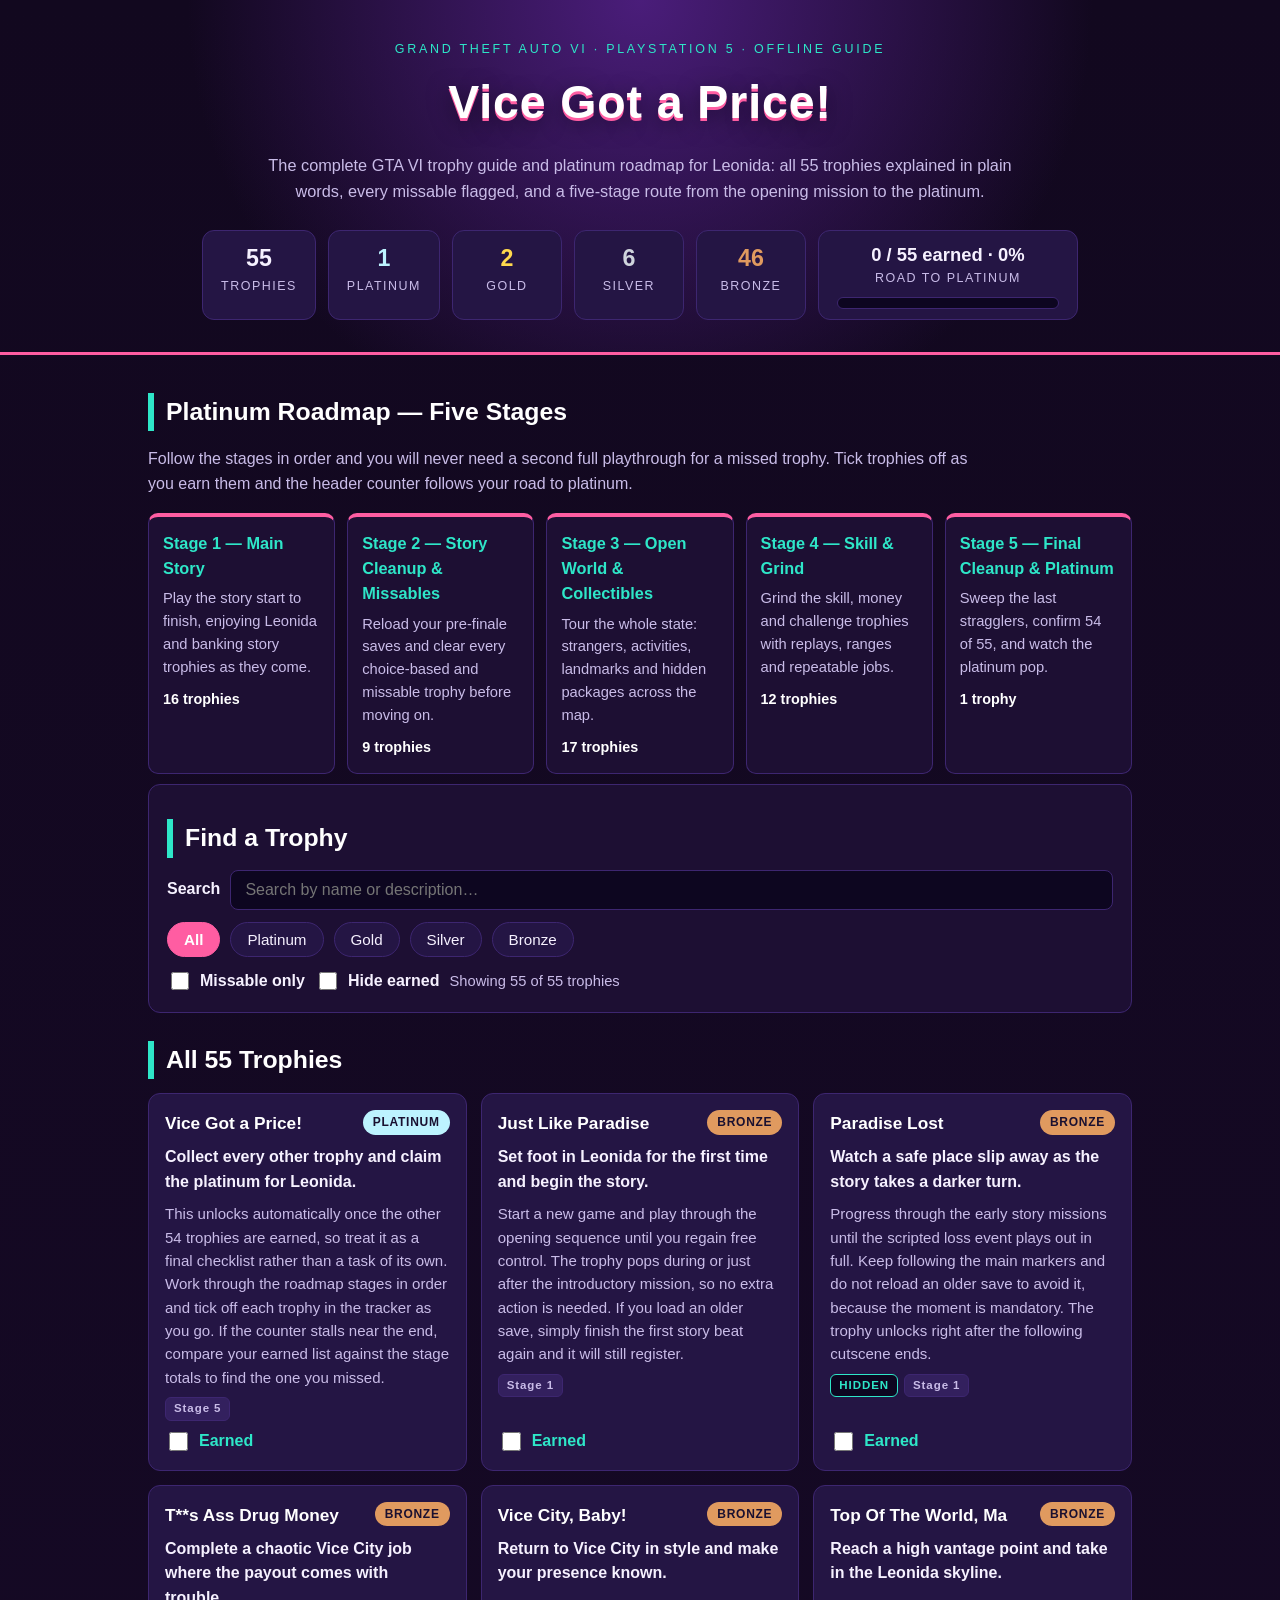
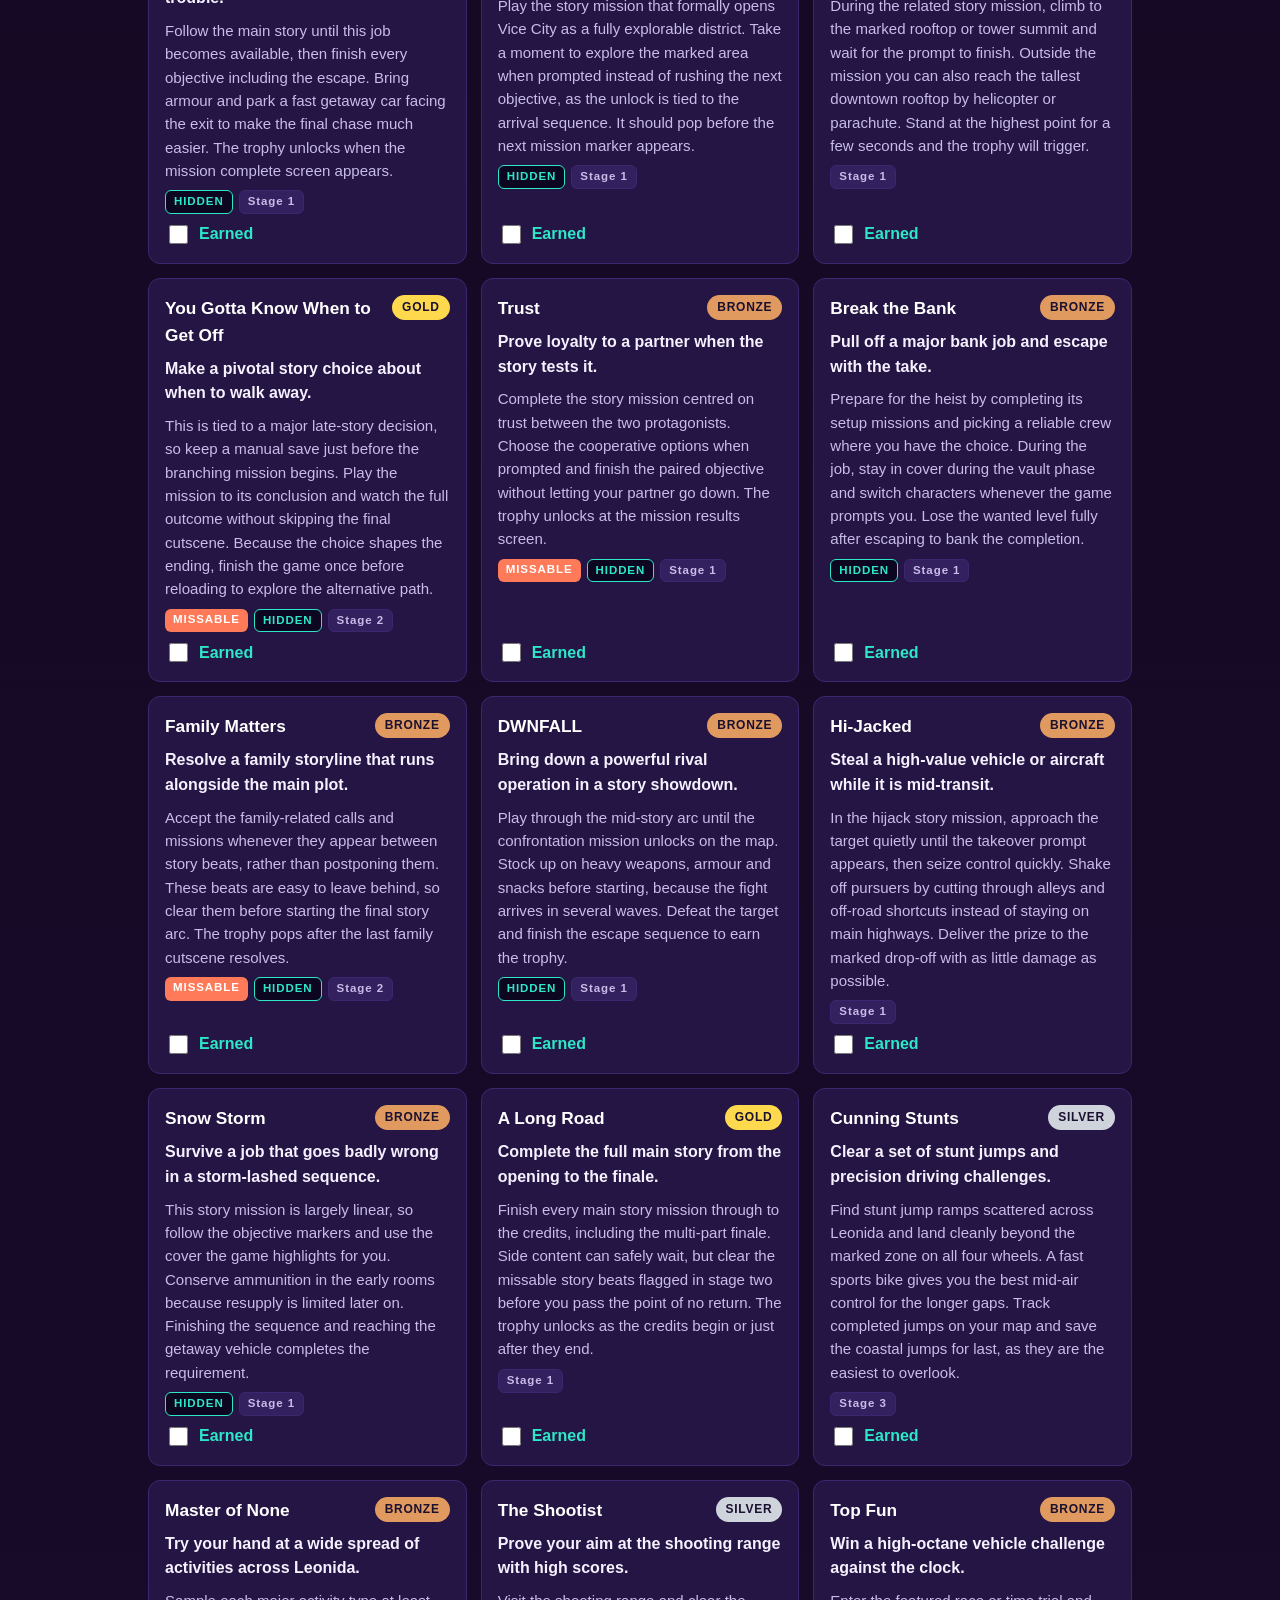
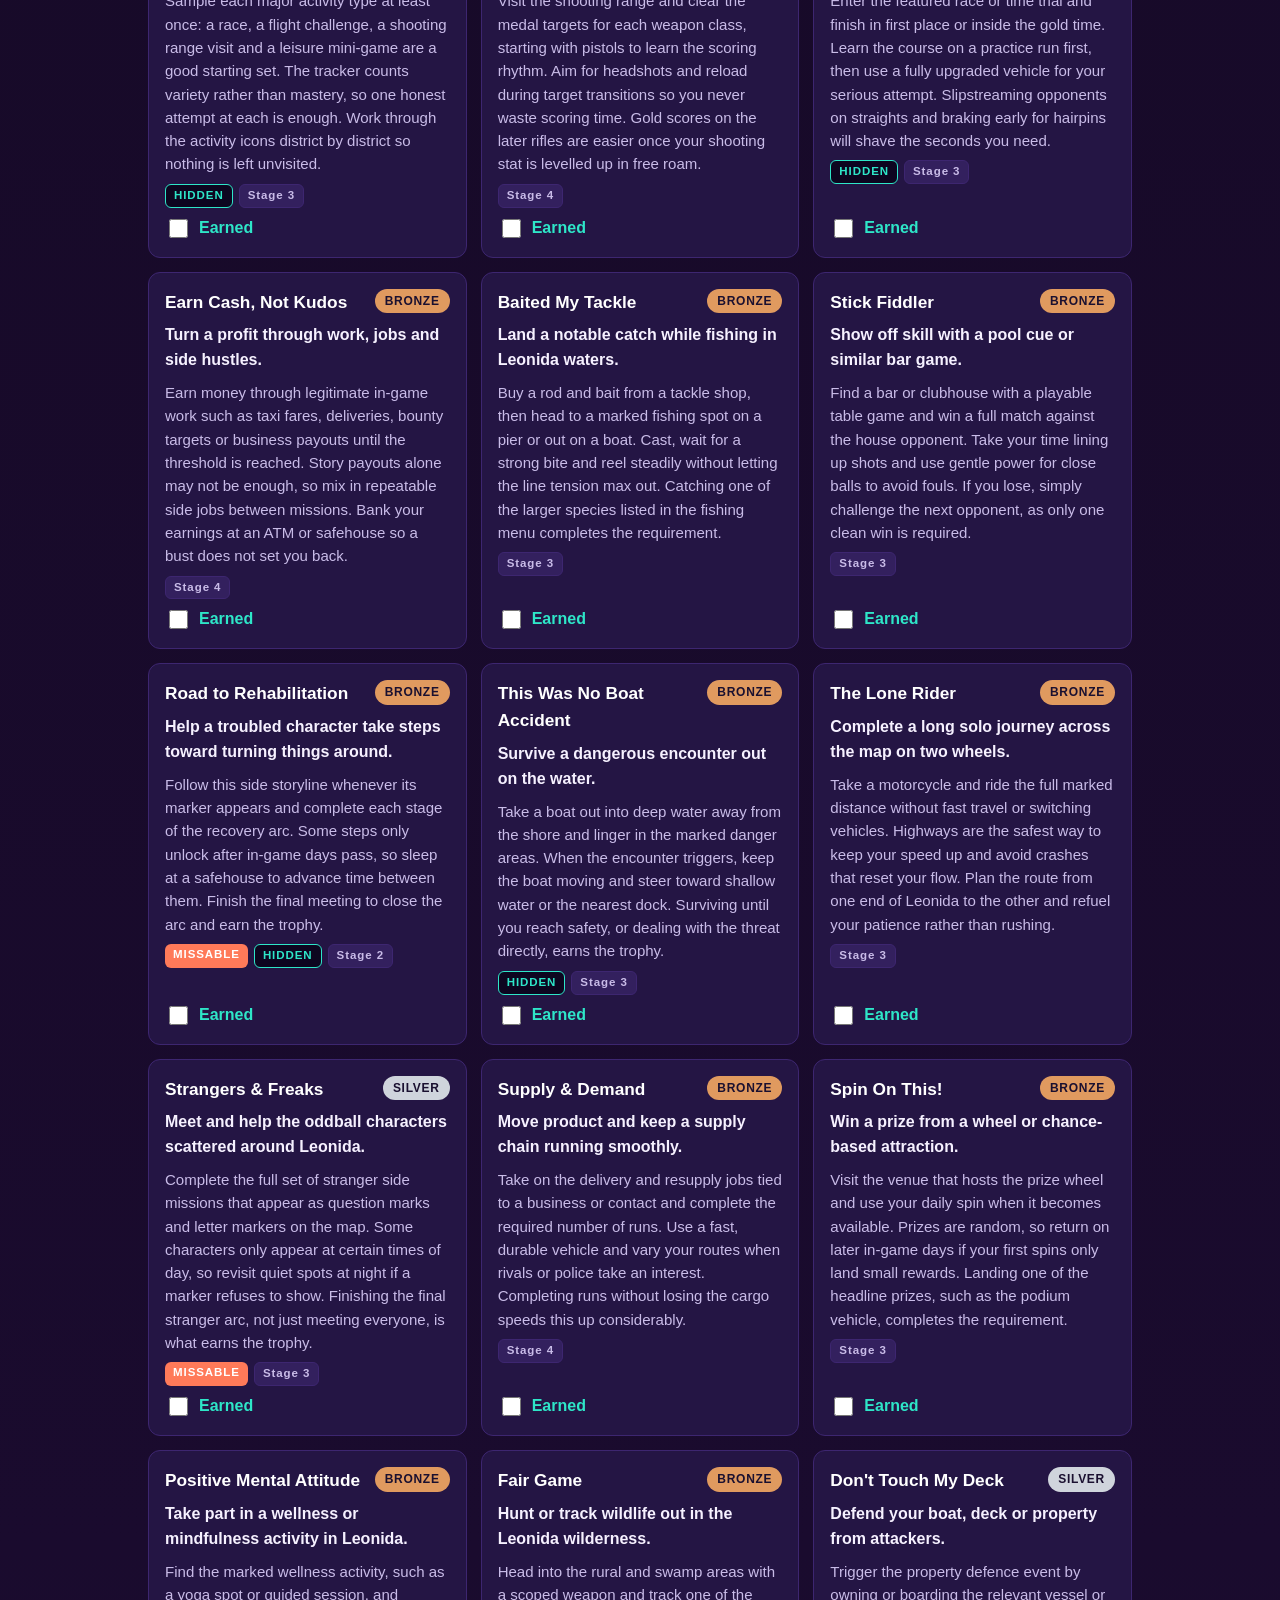
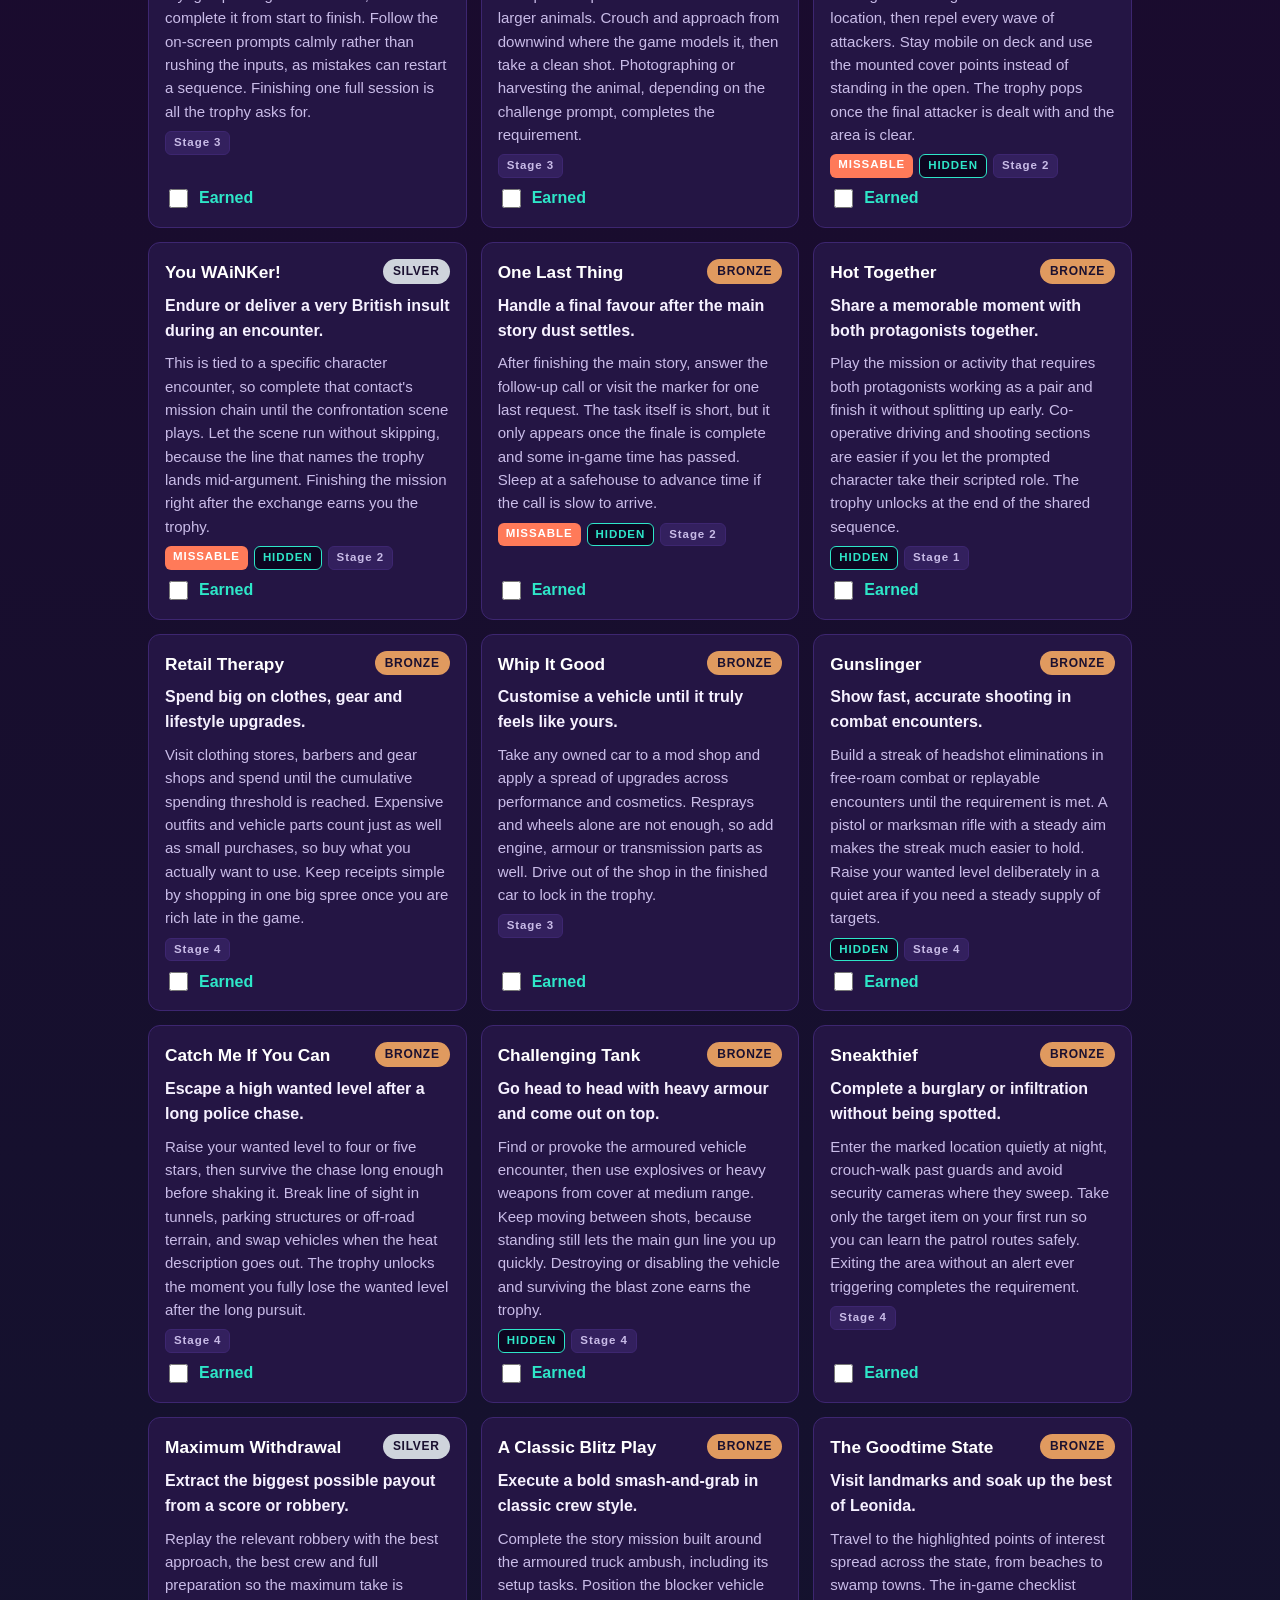
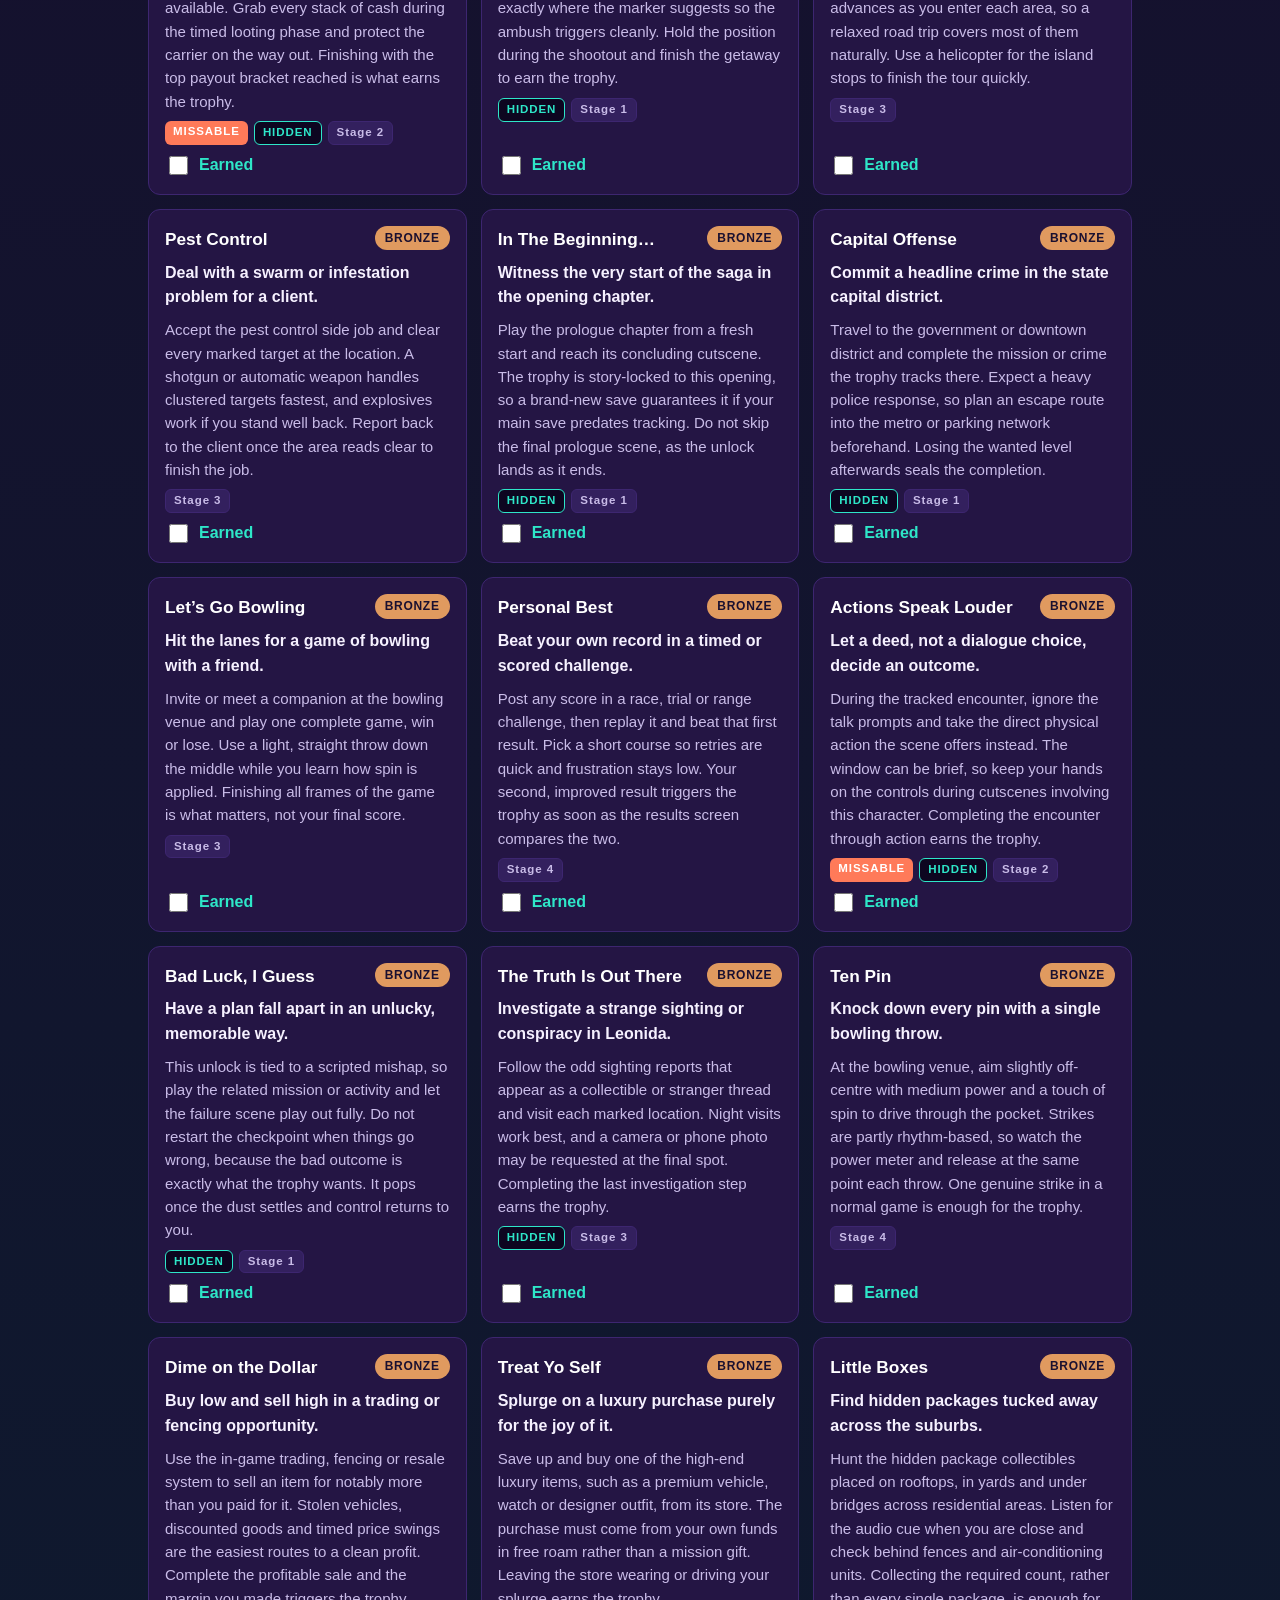
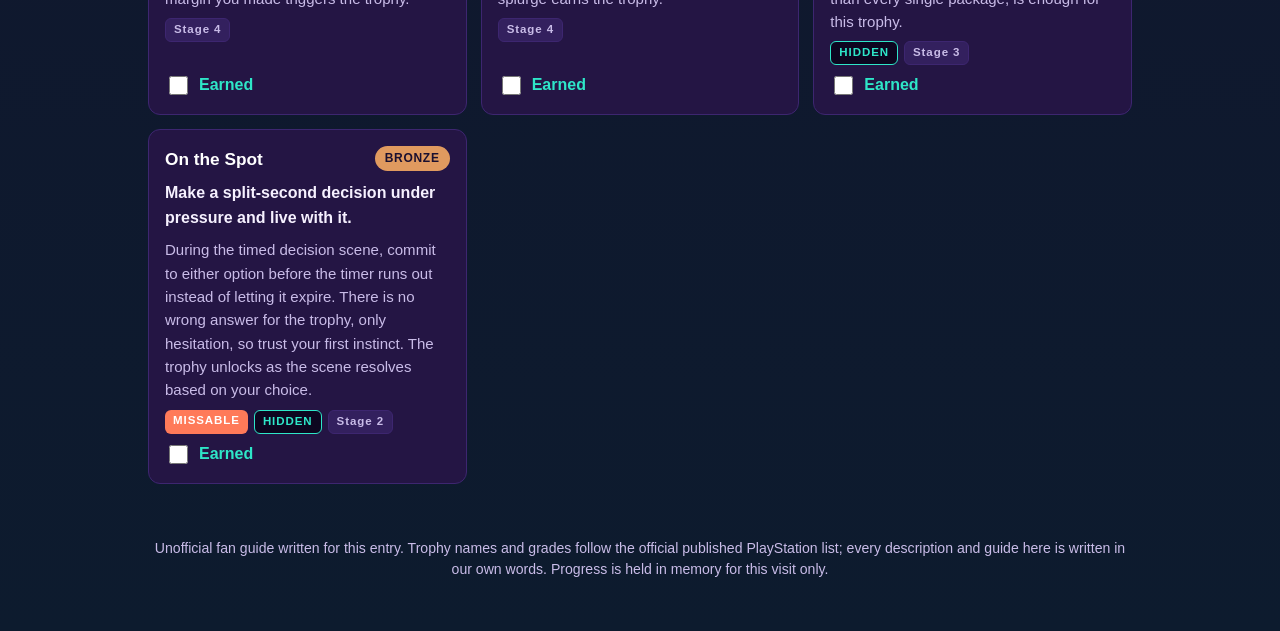
<file: app/index.html>
<!DOCTYPE html>
<html lang="en">
<head>
<meta charset="utf-8">
<meta name="viewport" content="width=device-width, initial-scale=1">
<title>Vice Got a Price! — GTA VI Trophy Guide &amp; Platinum Roadmap</title>
<link rel="stylesheet" href="style.css">
</head>
<body>
<header class="hero">
  <p class="kicker">Grand Theft Auto VI &middot; PlayStation 5 &middot; Offline Guide</p>
  <h1>Vice Got a Price!</h1>
  <p class="tagline">The complete GTA VI trophy guide and platinum roadmap for Leonida: all 55 trophies explained in plain words, every missable flagged, and a five-stage route from the opening mission to the platinum.</p>
  <section class="summary-strip" aria-label="Trophy summary">
    <div class="stat"><span class="stat-num" id="stat-total">55</span><span class="stat-label">Trophies</span></div>
    <div class="stat"><span class="stat-num plat-text" id="stat-platinum">1</span><span class="stat-label">Platinum</span></div>
    <div class="stat"><span class="stat-num gold-text" id="stat-gold">2</span><span class="stat-label">Gold</span></div>
    <div class="stat"><span class="stat-num silver-text" id="stat-silver">6</span><span class="stat-label">Silver</span></div>
    <div class="stat"><span class="stat-num bronze-text" id="stat-bronze">46</span><span class="stat-label">Bronze</span></div>
    <div class="stat progress-stat">
      <span class="stat-num" id="progress-readout">0 / 55 earned &middot; 0%</span>
      <span class="stat-label">Road to Platinum</span>
      <div class="progress-track"><div class="progress-fill" id="progress-fill"></div></div>
    </div>
  </section>
</header>

<main>
  <section id="roadmap" class="roadmap" aria-label="Platinum roadmap">
    <h2>Platinum Roadmap &mdash; Five Stages</h2>
    <p class="roadmap-intro">Follow the stages in order and you will never need a second full playthrough for a missed trophy. Tick trophies off as you earn them and the header counter follows your road to platinum.</p>
    <div class="stage-grid" id="stage-grid"></div>
  </section>

  <section class="controls" aria-label="Trophy filters">
    <h2>Find a Trophy</h2>
    <div class="control-row">
      <label class="search-label" for="search-box">Search</label>
      <input id="search-box" type="search" placeholder="Search by name or description&hellip;" autocomplete="off">
    </div>
    <div class="control-row grade-row" role="group" aria-label="Filter by grade">
      <button type="button" class="grade-btn is-active" data-grade="all">All</button>
      <button type="button" class="grade-btn" data-grade="platinum">Platinum</button>
      <button type="button" class="grade-btn" data-grade="gold">Gold</button>
      <button type="button" class="grade-btn" data-grade="silver">Silver</button>
      <button type="button" class="grade-btn" data-grade="bronze">Bronze</button>
    </div>
    <div class="control-row toggle-row">
      <label class="toggle-label" for="missable-toggle">
        <input id="missable-toggle" type="checkbox">
        Missable only
      </label>
      <label class="toggle-label" for="hide-earned-toggle">
        <input id="hide-earned-toggle" type="checkbox">
        Hide earned
      </label>
      <span class="visible-count" id="visible-count"></span>
    </div>
  </section>

  <section class="trophy-section" aria-label="Trophy list">
    <h2>All 55 Trophies</h2>
    <div id="trophy-list" class="trophy-list"></div>
    <p id="empty-note" class="empty-note" hidden>No trophies match your current filters. Clear the search or pick a different grade.</p>
  </section>
</main>

<footer class="footer">
  <p>Unofficial fan guide written for this entry. Trophy names and grades follow the official published PlayStation list; every description and guide here is written in our own words. Progress is held in memory for this visit only.</p>
</footer>

<script src="app.js"></script>
</body>
</html>
</file>
<file: app/style.css>
:root {
  --bg: #12081f;
  --bg-soft: #1d0f33;
  --panel: #241544;
  --panel-edge: #3d2670;
  --ink: #f6f1ff;
  --ink-dim: #c9bce8;
  --pink: #ff5da2;
  --teal: #2ee6c8;
  --platinum: #bdf3ff;
  --gold: #ffd94d;
  --silver: #cfd4dc;
  --bronze: #e09a5f;
  --danger: #ff7a59;
}

* {
  box-sizing: border-box;
}

body {
  margin: 0;
  font-family: "Segoe UI", "Helvetica Neue", Arial, sans-serif;
  background: linear-gradient(180deg, var(--bg) 0%, #1a0b2e 55%, #0d1b2e 100%);
  color: var(--ink);
  line-height: 1.55;
}

.hero {
  padding: 40px 20px 26px;
  text-align: center;
  background: radial-gradient(circle at 50% 0%, #4a1d7a 0%, transparent 62%);
  border-bottom: 3px solid var(--pink);
}

.kicker {
  margin: 0 0 8px;
  letter-spacing: 0.22em;
  text-transform: uppercase;
  font-size: 0.78rem;
  color: var(--teal);
}

.hero h1 {
  margin: 0;
  font-size: 2.9rem;
  letter-spacing: 0.02em;
  color: #ffffff;
  text-shadow: 0 3px 0 var(--pink), 0 6px 22px rgba(0, 0, 0, 0.55);
}

.tagline {
  max-width: 760px;
  margin: 14px auto 0;
  color: var(--ink-dim);
  font-size: 1.02rem;
}

.summary-strip {
  display: flex;
  flex-wrap: wrap;
  gap: 12px;
  justify-content: center;
  margin: 26px auto 6px;
  max-width: 980px;
}

.stat {
  background: var(--panel);
  border: 1px solid var(--panel-edge);
  border-radius: 12px;
  padding: 10px 18px;
  min-width: 110px;
  display: flex;
  flex-direction: column;
  align-items: center;
}

.stat-num {
  font-size: 1.45rem;
  font-weight: 700;
}

.stat-label {
  font-size: 0.78rem;
  text-transform: uppercase;
  letter-spacing: 0.12em;
  color: var(--ink-dim);
}

.plat-text { color: var(--platinum); }
.gold-text { color: var(--gold); }
.silver-text { color: var(--silver); }
.bronze-text { color: var(--bronze); }

.progress-stat {
  min-width: 260px;
  align-items: stretch;
  text-align: center;
}

.progress-stat .stat-num {
  font-size: 1.15rem;
}

.progress-track {
  margin-top: 8px;
  height: 12px;
  border-radius: 999px;
  background: #0d0620;
  overflow: hidden;
  border: 1px solid var(--panel-edge);
}

.progress-fill {
  height: 100%;
  width: 0%;
  background: linear-gradient(90deg, var(--teal), var(--pink));
  transition: width 0.25s ease;
}

main {
  max-width: 1020px;
  margin: 0 auto;
  padding: 10px 18px 30px;
}

h2 {
  font-size: 1.55rem;
  margin: 28px 0 10px;
  color: #ffffff;
  border-left: 6px solid var(--teal);
  padding-left: 12px;
}

.roadmap-intro {
  color: var(--ink-dim);
  max-width: 820px;
}

.stage-grid {
  display: grid;
  grid-template-columns: repeat(auto-fit, minmax(180px, 1fr));
  gap: 12px;
  margin-top: 14px;
}

.stage-card {
  background: var(--bg-soft);
  border: 1px solid var(--panel-edge);
  border-top: 4px solid var(--pink);
  border-radius: 10px;
  padding: 14px;
}

.stage-card h3 {
  margin: 0 0 6px;
  font-size: 1.02rem;
  color: var(--teal);
}

.stage-card p {
  margin: 0 0 8px;
  font-size: 0.92rem;
  color: var(--ink-dim);
}

.stage-count {
  font-weight: 700;
  color: #ffffff;
  font-size: 0.9rem;
}

.controls {
  background: var(--bg-soft);
  border: 1px solid var(--panel-edge);
  border-radius: 12px;
  padding: 6px 18px 18px;
  margin-top: 10px;
}

.control-row {
  display: flex;
  flex-wrap: wrap;
  align-items: center;
  gap: 10px;
  margin-top: 12px;
}

.search-label {
  font-weight: 700;
}

#search-box {
  flex: 1 1 280px;
  padding: 10px 14px;
  border-radius: 8px;
  border: 1px solid var(--panel-edge);
  background: #0d0620;
  color: var(--ink);
  font-size: 1rem;
}

#search-box:focus {
  outline: 2px solid var(--teal);
}

.grade-btn {
  padding: 8px 16px;
  border-radius: 999px;
  border: 1px solid var(--panel-edge);
  background: var(--panel);
  color: var(--ink);
  cursor: pointer;
  font-size: 0.95rem;
}

.grade-btn:hover {
  border-color: var(--teal);
}

.grade-btn.is-active {
  background: var(--pink);
  border-color: var(--pink);
  color: #ffffff;
  font-weight: 700;
}

.toggle-label {
  display: inline-flex;
  align-items: center;
  gap: 8px;
  cursor: pointer;
  font-weight: 600;
}

.toggle-label input {
  width: 18px;
  height: 18px;
  accent-color: var(--pink);
}

.visible-count {
  color: var(--ink-dim);
  font-size: 0.92rem;
}

.trophy-list {
  display: grid;
  grid-template-columns: repeat(auto-fill, minmax(300px, 1fr));
  gap: 14px;
  margin-top: 14px;
}

.trophy-card {
  background: var(--panel);
  border: 1px solid var(--panel-edge);
  border-radius: 12px;
  padding: 16px;
  display: flex;
  flex-direction: column;
  gap: 8px;
}

.trophy-card.is-earned {
  border-color: var(--teal);
  box-shadow: 0 0 0 1px var(--teal) inset;
}

.card-top {
  display: flex;
  justify-content: space-between;
  align-items: flex-start;
  gap: 10px;
}

.trophy-card h3 {
  margin: 0;
  font-size: 1.08rem;
  color: #ffffff;
}

.badge {
  flex: none;
  padding: 3px 10px;
  border-radius: 999px;
  font-size: 0.75rem;
  font-weight: 800;
  letter-spacing: 0.06em;
  text-transform: uppercase;
  color: #1a1030;
}

.badge-platinum { background: var(--platinum); }
.badge-gold { background: var(--gold); }
.badge-silver { background: var(--silver); }
.badge-bronze { background: var(--bronze); }

.trophy-desc {
  margin: 0;
  color: var(--ink);
  font-weight: 600;
}

.trophy-guide {
  margin: 0;
  color: var(--ink-dim);
  font-size: 0.94rem;
}

.tag-row {
  display: flex;
  flex-wrap: wrap;
  gap: 6px;
}

.tag {
  font-size: 0.72rem;
  font-weight: 800;
  letter-spacing: 0.08em;
  padding: 2px 8px;
  border-radius: 6px;
}

.tag-missable {
  background: var(--danger);
  color: #ffffff;
}

.tag-hidden {
  background: #0d0620;
  color: var(--teal);
  border: 1px solid var(--teal);
}

.tag-stage {
  background: #33205e;
  color: var(--ink-dim);
  border: 1px solid var(--panel-edge);
}

.earned-label {
  margin-top: auto;
  display: inline-flex;
  align-items: center;
  gap: 8px;
  cursor: pointer;
  font-weight: 700;
  color: var(--teal);
}

.earned-label input {
  width: 19px;
  height: 19px;
  accent-color: var(--teal);
}

.empty-note {
  color: var(--ink-dim);
  background: var(--bg-soft);
  border: 1px dashed var(--panel-edge);
  border-radius: 10px;
  padding: 16px;
  text-align: center;
}

.footer {
  max-width: 1020px;
  margin: 0 auto;
  padding: 10px 18px 36px;
  color: var(--ink-dim);
  font-size: 0.88rem;
  text-align: center;
}

@media (max-width: 560px) {
  .hero h1 {
    font-size: 2.1rem;
  }
  .trophy-list {
    grid-template-columns: 1fr;
  }
}
</file>
